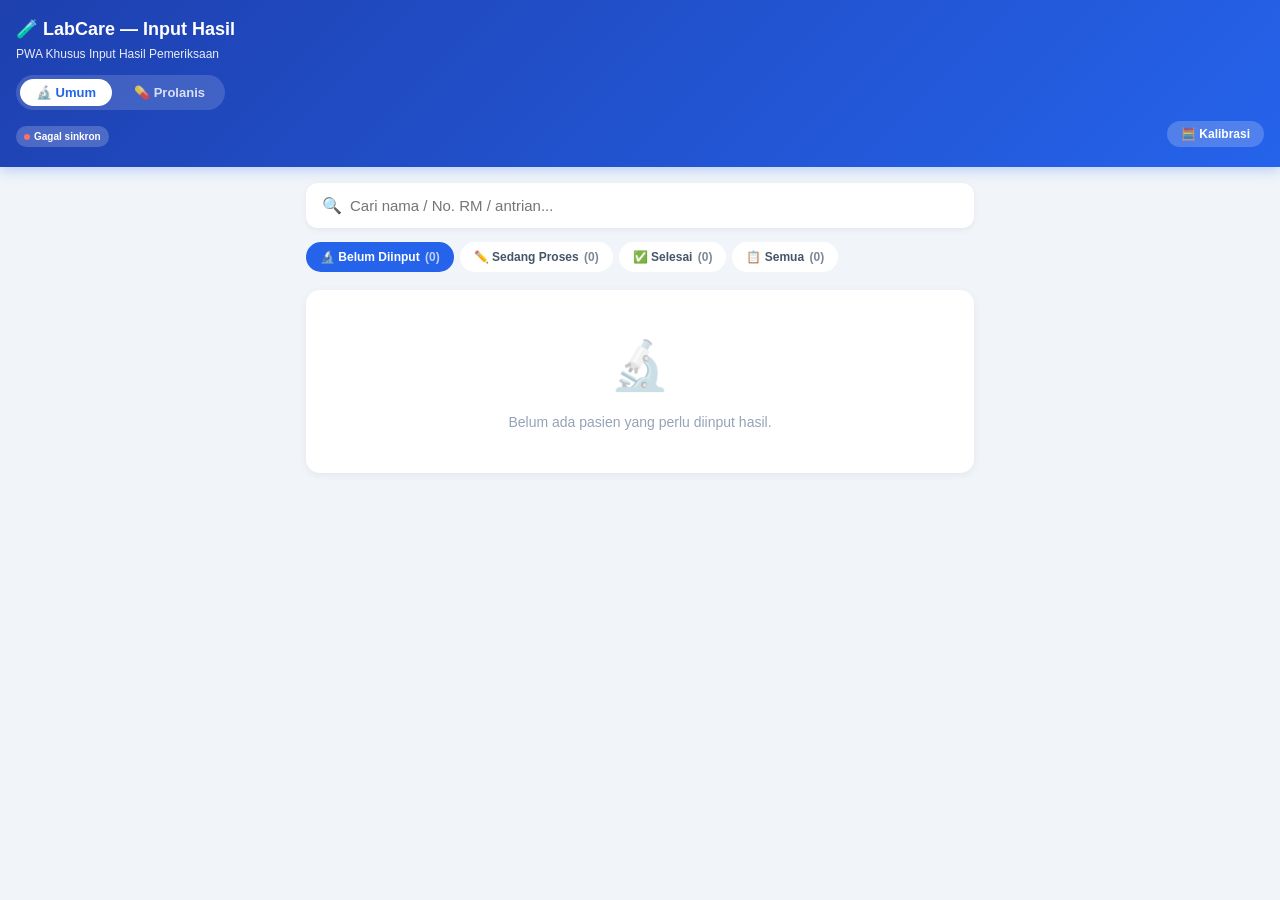
<file: pwa.html>
<!DOCTYPE html>
<html lang="id">
<head>
<meta charset="UTF-8">
<meta name="viewport" content="width=device-width, initial-scale=1.0, maximum-scale=1.0, user-scalable=no">
<meta name="theme-color" content="#2563eb">
<meta name="apple-mobile-web-app-capable" content="yes">
<title>LabCare — Input Hasil</title>
<link rel="icon" type="image/jpeg" href="assets/images/icon.jpg">
<link rel="apple-touch-icon" href="assets/images/icon.jpg">
<link rel="manifest" href="manifest.json">
<style>
* { box-sizing: border-box; margin: 0; padding: 0; -webkit-tap-highlight-color: transparent; }
:root {
  --primary: #2563eb; --primary-dark: #1d4ed8; --primary-light: #eff6ff;
  --success: #16a34a; --success-light: #dcfce7;
  --warning: #f59e0b; --warning-light: #fef3c7;
  --purple: #9333ea; --purple-light: #f3e8ff;
  --danger: #dc2626;
  --slate-50: #f8fafc; --slate-100: #f1f5f9; --slate-200: #e2e8f0;
  --slate-300: #cbd5e1; --slate-400: #94a3b8; --slate-500: #64748b;
  --slate-600: #475569; --slate-700: #334155; --slate-800: #1e293b;
  --slate-900: #0f172a;
  --radius: 14px;
}
html, body { height: 100%; }
body {
  font-family: -apple-system, BlinkMacSystemFont, 'Segoe UI', Roboto, sans-serif;
  background: var(--slate-100); color: var(--slate-800);
  line-height: 1.5; -webkit-font-smoothing: antialiased;
  overflow-x: hidden; padding-bottom: env(safe-area-inset-bottom);
}
.header {
  background: linear-gradient(135deg, #1e40af, #2563eb);
  color: #fff; padding: 16px 16px 20px;
  position: sticky; top: 0; z-index: 30;
  box-shadow: 0 4px 12px rgba(37,99,235,.25);
}
.header h1 { font-size: 18px; font-weight: 800; display: flex; align-items: center; gap: 8px; }
.header p { font-size: 12px; opacity: .9; margin-top: 2px; }
.sync-badge {
  display: inline-flex; align-items: center; gap: 4px;
  font-size: 10px; font-weight: 600;
  padding: 3px 8px; border-radius: 999px;
  background: rgba(255,255,255,.2); margin-top: 6px;
}
.sync-badge .dot { width: 6px; height: 6px; border-radius: 50%; background: #4ade80; }
.sync-badge.syncing .dot { background: #fbbf24; animation: pulse 1s infinite; }
.sync-badge.offline .dot { background: #f87171; }
@keyframes pulse { 0%,100% { opacity: 1; } 50% { opacity: .3; } }

/* Mode switch */
.mode-switch {
  display: flex; gap: 6px; margin-top: 12px;
  background: rgba(255,255,255,.15);
  padding: 4px; border-radius: 999px;
  width: fit-content;
}
.mode-btn {
  padding: 6px 16px; border: none;
  background: transparent; color: rgba(255,255,255,.8);
  font-size: 13px; font-weight: 700; font-family: inherit;
  border-radius: 999px; cursor: pointer; transition: .15s;
}
.mode-btn.active { background: #fff; color: var(--primary); }

.container { padding: 16px; max-width: 700px; margin: 0 auto; }
.search-box { position: relative; margin-bottom: 14px; }
.search-box input {
  width: 100%; padding: 14px 16px 14px 44px;
  border: none; border-radius: 12px; font-size: 15px;
  background: #fff; box-shadow: 0 2px 6px rgba(15,23,42,.06);
  outline: none; font-family: inherit;
}
.search-box::before {
  content: '🔍'; position: absolute; left: 16px; top: 50%;
  transform: translateY(-50%); font-size: 16px;
}
.tab-row { display: flex; gap: 6px; margin-bottom: 14px; overflow-x: auto; padding-bottom: 4px; }
.tab-row::-webkit-scrollbar { display: none; }
.tab {
  padding: 8px 14px; border-radius: 999px; border: none;
  font-size: 12px; font-weight: 600; font-family: inherit;
  background: #fff; color: var(--slate-600); cursor: pointer;
  white-space: nowrap; transition: .15s;
}
.tab.active { background: var(--primary); color: #fff; }
.tab .count { opacity: .7; margin-left: 2px; }

/* Kartu Pasien & Kegiatan & Peserta */
.patient-list { display: flex; flex-direction: column; gap: 10px; }
.patient-card {
  background: #fff; border-radius: var(--radius); padding: 14px 16px;
  box-shadow: 0 2px 8px rgba(15,23,42,.06);
  border-left: 4px solid var(--slate-300);
  cursor: pointer; transition: .12s;
  display: flex; justify-content: space-between; align-items: center; gap: 10px;
}
.patient-card:active { transform: scale(.98); }
.patient-card.menunggu { border-left-color: var(--warning); }
.patient-card.proses { border-left-color: var(--purple); }
.patient-card.selesai { border-left-color: var(--success); }
.patient-card.prolanis { border-left-color: #ea580c; }
.pc-left { flex: 1; min-width: 0; }
.pc-antrian {
  font-size: 20px; font-weight: 800; font-family: ui-monospace, monospace;
  color: var(--slate-800); line-height: 1.1;
}
.pc-name { font-size: 14px; font-weight: 600; margin-top: 2px; }
.pc-meta { font-size: 11px; color: var(--slate-500); margin-top: 2px; }
.pc-progress {
  background: var(--slate-100); height: 6px; border-radius: 999px;
  margin-top: 8px; overflow: hidden;
}
.pc-progress-bar { background: var(--primary); height: 100%; transition: .3s; }
.pc-right { flex-shrink: 0; text-align: right; }
.pc-pct { font-size: 11px; font-weight: 700; color: var(--slate-500); margin-top: 4px; }
.badge {
  display: inline-block; padding: 3px 10px; border-radius: 999px;
  font-size: 10px; font-weight: 700;
}
.badge-menunggu { background: var(--warning-light); color: #b45309; }
.badge-proses { background: var(--purple-light); color: #7e22ce; }
.badge-selesai { background: var(--success-light); color: #15803d; }
.badge-dm { background: #fee2e2; color: #b91c1c; }
.badge-ht { background: #ede9fe; color: #6d28d9; }

/* Kegiatan Card */
.kegiatan-card {
  background: #fff; border-radius: var(--radius); padding: 14px 16px;
  box-shadow: 0 2px 8px rgba(15,23,42,.06);
  border-left: 4px solid #ea580c;
  cursor: pointer; transition: .12s;
}
.kegiatan-card:active { transform: scale(.98); }
.kegiatan-nama { font-size: 15px; font-weight: 700; color: var(--slate-800); }
.kegiatan-meta { font-size: 11px; color: var(--slate-500); margin-top: 4px; display: flex; gap: 8px; flex-wrap: wrap; }
.kegiatan-stat { font-size: 12px; color: var(--slate-600); margin-top: 8px; display: flex; gap: 12px; }
.kegiatan-stat b { color: var(--primary); }

/* Form */
.form-page { display: none; }
.form-page.active { display: block; }
.list-page { display: block; }
.list-page.hidden { display: none; }
.form-header {
  background: linear-gradient(135deg, #1e40af, #2563eb);
  color: #fff; padding: 14px 16px;
  position: sticky; top: 0; z-index: 30;
  display: flex; align-items: center; gap: 12px;
  box-shadow: 0 4px 12px rgba(37,99,235,.25);
}
.btn-back {
  background: rgba(255,255,255,.2); border: none; color: #fff;
  width: 36px; height: 36px; border-radius: 10px;
  font-size: 18px; cursor: pointer; flex-shrink: 0;
  display: flex; align-items: center; justify-content: center;
}
.form-header-info { flex: 1; min-width: 0; }
.form-header-info h2 { font-size: 16px; font-weight: 800; }
.form-header-info p { font-size: 11px; opacity: .9; }
.form-body { padding: 16px; max-width: 700px; margin: 0 auto; }
.kategori-title {
  font-size: 13px; font-weight: 800; color: var(--slate-700);
  text-transform: uppercase; letter-spacing: .5px;
  padding: 10px 0 8px; margin-top: 6px;
  border-bottom: 2px solid var(--slate-200);
}
.test-item {
  background: #fff; border-radius: 12px; padding: 14px;
  margin-top: 8px; box-shadow: 0 1px 4px rgba(15,23,42,.05);
}
.test-item.kalibrasi { background: #f0f7ff; border: 1px solid #bfdbfe; }
.test-head {
  display: flex; justify-content: space-between; align-items: flex-start;
  gap: 10px; margin-bottom: 8px;
}
.test-name { font-size: 14px; font-weight: 600; color: var(--slate-800); }
.test-ref { font-size: 11px; color: var(--slate-400); margin-top: 2px; }
.kal-badge {
  font-size: 10px; font-weight: 700; padding: 3px 8px;
  border-radius: 999px; background: var(--primary-light);
  color: var(--primary); flex-shrink: 0;
}
.test-inputs { display: flex; gap: 10px; align-items: flex-end; }
.test-inputs .field { flex: 1; }
.test-inputs label {
  font-size: 10px; font-weight: 700; color: var(--slate-500);
  display: block; margin-bottom: 4px; text-transform: uppercase;
}
.test-inputs input, .test-inputs select {
  width: 100%; padding: 12px 14px; font-size: 16px;
  border: 2px solid var(--slate-200); border-radius: 10px;
  outline: none; font-family: inherit; background: #fff;
  transition: .15s; font-weight: 600;
}
.test-inputs input:focus, .test-inputs select:focus { border-color: var(--primary); box-shadow: 0 0 0 3px rgba(37,99,235,.15); }
.test-inputs input.hasil { color: var(--primary); }
.kal-hint {
  font-size: 10px; color: var(--slate-400); margin-top: 6px;
  font-style: italic;
}
.form-actions {
  display: flex; gap: 10px; margin-top: 20px; margin-bottom: 20px;
}
.btn {
  padding: 14px 20px; border-radius: 12px; border: none;
  font-size: 15px; font-weight: 700; font-family: inherit;
  cursor: pointer; transition: .15s;
}
.btn-primary { background: var(--primary); color: #fff; box-shadow: 0 4px 12px rgba(37,99,235,.3); flex: 1; }
.btn-primary:active { transform: scale(.98); }
.btn-secondary { background: var(--slate-200); color: var(--slate-700); }
.btn-ghost { background: rgba(255,255,255,.2); color: #fff; padding: 8px 14px; font-size: 13px; }
.btn-back-light {
  display: inline-flex; align-items: center; gap: 6px;
  background: #fff; color: var(--primary); border: none;
  padding: 8px 14px; border-radius: 999px;
  font-size: 13px; font-weight: 700; font-family: inherit;
  cursor: pointer; box-shadow: 0 2px 6px rgba(15,23,42,.06);
  margin-bottom: 12px;
}
.empty-state {
  background: #fff; border-radius: var(--radius); padding: 40px 20px;
  text-align: center; color: var(--slate-400); box-shadow: 0 2px 8px rgba(15,23,42,.06);
}
.empty-state .em { font-size: 48px; display: block; margin-bottom: 10px; opacity: .4; }
.empty-state p { font-size: 14px; }
.toast {
  position: fixed; bottom: 20px; left: 50%; transform: translateX(-50%) translateY(80px);
  background: var(--slate-900); color: #fff; padding: 12px 20px; border-radius: 999px;
  font-size: 13px; font-weight: 600; z-index: 9999; opacity: 0;
  transition: all .3s cubic-bezier(.34,1.56,.64,1);
  box-shadow: 0 10px 25px rgba(0,0,0,.3); max-width: 90vw; text-align: center;
  pointer-events: none;
}
.toast.show { transform: translateX(-50%) translateY(0); opacity: 1; }
.toast.err { background: var(--danger); }
.toast.ok { background: var(--success); }
.loading {
  display: none; position: fixed; inset: 0;
  background: rgba(15,23,42,.5); z-index: 9999;
  align-items: center; justify-content: center;
}
.loading.show { display: flex; }
.loading .spinner {
  width: 40px; height: 40px; border: 4px solid rgba(255,255,255,.3);
  border-top-color: #fff; border-radius: 50%; animation: spin 1s linear infinite;
}
@keyframes spin { to { transform: rotate(360deg); } }
.modal-overlay {
  display: none; position: fixed; inset: 0;
  background: rgba(15,23,42,.6); z-index: 100;
  align-items: flex-end; justify-content: center;
}
.modal-overlay.show { display: flex; }
.modal-box {
  background: #fff; border-radius: 20px 20px 0 0;
  width: 100%; max-width: 700px; max-height: 90vh;
  display: flex; flex-direction: column;
  animation: slideUp .3s cubic-bezier(.34,1.4,.64,1);
}
@keyframes slideUp { from { transform: translateY(100%); } to { transform: translateY(0); } }
.modal-header {
  padding: 16px; border-bottom: 1px solid #e2e8f0;
  display: flex; justify-content: space-between; align-items: flex-start;
}
.modal-header h3 { font-size: 17px; font-weight: 700; }
.modal-header p { font-size: 12px; color: #64748b; margin-top: 2px; }
.kal-item {
  border: 1.5px solid #e2e8f0; border-radius: 10px;
  padding: 10px 12px; margin-bottom: 8px; background: #fff;
  transition: .15s;
}
.kal-item.aktif { background: #eff6ff; border-color: #2563eb; }
.kal-item label { display: flex; align-items: center; gap: 10px; cursor: pointer; }
.kal-item input[type="checkbox"] { width: 20px; height: 20px; accent-color: #2563eb; flex-shrink: 0; }
.kal-item-name { flex: 1; min-width: 0; }
.kal-item-name b { font-size: 14px; font-weight: 600; display: block; }
.kal-item-name small { font-size: 11px; color: #94a3b8; }
.kal-params { display: flex; gap: 8px; margin-top: 10px; }
.kal-params > div { flex: 1; }
.kal-params label { font-size: 10px; font-weight: 700; color: #64748b; text-transform: uppercase; display: block; margin-bottom: 4px; }
.kal-params select, .kal-params input {
  width: 100%; padding: 8px 10px; border: 1px solid #cbd5e1;
  border-radius: 8px; font-size: 13px; font-family: inherit; background: #fff;
}
</style>
</head>
<body>

<div class="loading" id="loading"><div class="spinner"></div></div>

<!-- LIST PAGE -->
<div class="list-page" id="listPage">
  <div class="header">
    <h1>🧪 LabCare — Input Hasil</h1>
    <p>PWA Khusus Input Hasil Pemeriksaan</p>
    <div class="mode-switch">
      <button class="mode-btn active" id="modeBtnUmum" onclick="switchMode('umum')">🔬 Umum</button>
      <button class="mode-btn" id="modeBtnProlanis" onclick="switchMode('prolanis')">💊 Prolanis</button>
    </div>
    <div style="display:flex;justify-content:space-between;align-items:center;margin-top:10px;gap:10px;">
      <span class="sync-badge" id="syncBadge"><span class="dot"></span><span id="syncText">Memuat...</span></span>
      <button onclick="bukaKalibrasi()" style="background:rgba(255,255,255,.2);color:#fff;border:none;padding:6px 14px;border-radius:999px;font-size:12px;font-weight:700;font-family:inherit;cursor:pointer;">🧮 Kalibrasi</button>
    </div>
  </div>

  <!-- MODE UMUM -->
  <div id="modeUmum">
    <div class="container">
      <div class="search-box">
        <input type="text" id="searchInput" placeholder="Cari nama / No. RM / antrian..." oninput="renderList()">
      </div>
      <div class="tab-row" id="tabRow"></div>
      <div class="patient-list" id="patientList"></div>
    </div>
  </div>

  <!-- MODE PROLANIS -->
  <div id="modeProlanis" style="display:none;">
    <!-- View: List Kegiatan -->
    <div class="container" id="kegiatanView">
      <div class="search-box">
        <input type="text" id="searchKegiatan" placeholder="Cari kegiatan..." oninput="renderKegiatanList()">
      </div>
      <div class="patient-list" id="kegiatanList"></div>
    </div>
    <!-- View: List Peserta -->
    <div class="container" id="pesertaView" style="display:none;">
      <button class="btn-back-light" onclick="tutupPeserta()">← Kembali ke Kegiatan</button>
      <div id="kegiatanHeader" style="background:#fff;border-radius:12px;padding:12px 14px;margin-bottom:12px;box-shadow:0 2px 6px rgba(15,23,42,.06);"></div>
      <div class="search-box">
        <input type="text" id="searchPeserta" placeholder="Cari nama peserta..." oninput="renderPesertaList()">
      </div>
      <div class="patient-list" id="pesertaList"></div>
    </div>
  </div>
</div>

<!-- FORM PAGE -->
<div class="form-page" id="formPage">
  <div class="form-header">
    <button class="btn-back" onclick="tutupForm()">←</button>
    <div class="form-header-info">
      <h2 id="formNama">—</h2>
      <p id="formMeta">—</p>
    </div>
    <button class="btn-ghost" onclick="cetakHasilCurrent()">🖨️</button>
  </div>
  <div class="form-body" id="formBody"></div>
</div>

<div class="modal-overlay" id="kalModal">
  <div class="modal-box">
    <div class="modal-header">
      <div>
        <h3>🧮 Atur Kalibrasi</h3>
        <p>Centang tes yang butuh kalibrasi + atur faktornya</p>
      </div>
      <button onclick="tutupKalibrasi()" style="font-size:28px;border:none;background:none;cursor:pointer;color:#94a3b8;line-height:1;">&times;</button>
    </div>
    <div style="padding:12px 16px 0;">
      <input type="text" id="kalSearch" placeholder="🔍 Cari nama / kode tes..." oninput="renderKalibrasiList()" style="width:100%;padding:12px 14px;border:1px solid #cbd5e1;border-radius:10px;font-size:14px;font-family:inherit;outline:none;box-sizing:border-box;">
    </div>
    <div id="kalList" style="padding:12px 16px;max-height:55vh;overflow-y:auto;flex:1;"></div>
    <div style="padding:12px 16px 16px;display:flex;gap:8px;border-top:1px solid #e2e8f0;">
      <button onclick="simpanKalibrasi()" style="flex:1;padding:14px;background:#2563eb;color:#fff;border:none;border-radius:10px;font-size:15px;font-weight:700;font-family:inherit;cursor:pointer;">💾 Simpan</button>
      <button onclick="tutupKalibrasi()" style="padding:14px 20px;background:#e2e8f0;color:#334155;border:none;border-radius:10px;font-size:15px;font-weight:700;font-family:inherit;cursor:pointer;">Batal</button>
    </div>
  </div>
</div>
<div class="toast" id="toast"></div>

<script>
/* ===== KONFIGURASI ===== */
var API_URL = 'https://script.google.com/macros/s/AKfycbzvDFJuyrswvUIsS7Jw-OxfQTjf_8AU4SGj9c5a_9UB8MSrE3dfxRERz7XllhlwIDT_/exec';
var SYNC_ENABLED = /^https?:\/\//.test(API_URL);

var STATUS = {
  menunggu: { label: 'Menunggu', cls: 'badge-menunggu' },
  proses:   { label: 'Diproses', cls: 'badge-proses' },
  selesai:  { label: 'Selesai',  cls: 'badge-selesai' }
};

/* ===== PROLANIS: daftar tes lab ===== */
var PROLANIS_TESTS = [
  { kode: 'chol',    nama: 'Kolesterol Total', satuan: 'mg/dL', rujukan: '< 200' },
  { kode: 'trig',    nama: 'Trigliserida',     satuan: 'mg/dL', rujukan: '< 150' },
  { kode: 'hdl',     nama: 'HDL',              satuan: 'mg/dL', rujukan: '> 40' },
  { kode: 'ldl',     nama: 'LDL',              satuan: 'mg/dL', rujukan: '< 100' },
  { kode: 'creatin', nama: 'Kreatinin',        satuan: 'mg/dL', rujukan: '0.6 - 1.2' },
  { kode: 'ureum',   nama: 'Ureum',            satuan: 'mg/dL', rujukan: '15 - 45' },
  { kode: 'hba1c',   nama: 'HbA1c',            satuan: '%',     rujukan: '< 5.7' },
  { kode: 'mikro',   nama: 'Mikroalbumin',     satuan: 'mg/g',  rujukan: '< 30' }
];

var TESTS = [];
var patients = [];
var prolanisKegiatan = [];
var prolanisPeserta = [];
var currentPatient = null;
var currentPeserta = null;
var currentKegiatan = null;
var currentFilter = 'belum';
var currentMode = 'umum';
var syncState = 'idle';

/* ===== UTILITY ===== */
function esc(s) { if (s == null) return ''; return String(s).replace(/[&<>"']/g, function(c) { return { '&': '&amp;', '<': '&lt;', '>': '&gt;', '"': '&quot;', "'": '&#39;' }[c]; }); }
  function cleanValue(v) {
  if (v === undefined || v === null) return '';
  var s = String(v).trim();
  // Jika diawali format tahun-bulan (contoh: 2026-04-12), maka kosongkan
  if (/^\d{4}-\d{2}-\d{2}/.test(s)) return '';
  return s;
}
function findTest(kode) { return TESTS.find(function(x) { return x.kode === kode; }); }

var _toastTimer;
function toastMsg(msg, type) {
  var t = document.getElementById('toast');
  t.textContent = msg;
  t.className = 'toast show' + (type ? ' ' + type : '');
  clearTimeout(_toastTimer);
  _toastTimer = setTimeout(function() { t.className = 'toast'; }, 2400);
}

function setSync(state, text) {
  syncState = state;
  var badge = document.getElementById('syncBadge');
  var txt = document.getElementById('syncText');
  var labels = { idle: 'Offline (lokal)', syncing: 'Menyinkron...', online: 'Tersinkron', offline: 'Gagal sinkron' };
  badge.className = 'sync-badge ' + state;
  txt.textContent = text || labels[state] || state;
}

function showLoading(show) {
  document.getElementById('loading').className = show ? 'loading show' : 'loading';
}

/* ===== API ===== */
async function apiCall(action, data) {
  if (!SYNC_ENABLED) return null;
  setSync('syncing');
  try {
    var res = await fetch(API_URL, {
      method: 'POST',
      headers: { 'Content-Type': 'text/plain;charset=utf-8' },
      body: JSON.stringify({ action: action, data: data || {} }),
      redirect: 'follow'
    });
    var json = await res.json();
    setSync(json && json.ok ? 'online' : 'offline');
    return json;
  } catch (e) {
    setSync('offline');
    return null;
  }
}

/* ===== LOAD DATA ===== */
async function loadFromServer(silent) {
  if (!SYNC_ENABLED) { setSync('idle'); loadLocal(); return; }
  showLoading(true);
  var r = await apiCall('getAll');
  showLoading(false);
  if (!r || !r.ok) {
    if (!silent) toastMsg('Gagal sinkron', 'err');
    loadLocal();
    return;
  }
  if (Array.isArray(r.pasien)) patients = r.pasien.map(normalizePasien);
  if (Array.isArray(r.pemeriksaan) && r.pemeriksaan.length) TESTS = r.pemeriksaan;
  if (Array.isArray(r.prolanis_kegiatan)) prolanisKegiatan = r.prolanis_kegiatan;
  if (Array.isArray(r.prolanis_peserta))  prolanisPeserta = r.prolanis_peserta;
  saveLocal();
  renderAll();
  if (!silent) toastMsg('✅ Tersinkron', 'ok');
}

function normalizePasien(p) {
  if (!p) return p;
  if (typeof p.tests === 'string') { try { p.tests = JSON.parse(p.tests || '[]'); } catch (e) { p.tests = []; } }
  if (typeof p.hasil === 'string') { try { p.hasil = JSON.parse(p.hasil || '{}'); } catch (e) { p.hasil = {}; } }
  if (!p.tests) p.tests = [];
  if (!p.hasil) p.hasil = {};
  if (!p.status) p.status = 'menunggu';
  return p;
}

function saveLocal() {
  try {
    localStorage.setItem('labcare_pwa_patients', JSON.stringify(patients));
    localStorage.setItem('labcare_pwa_tests', JSON.stringify(TESTS));
    localStorage.setItem('labcare_pwa_kegiatan', JSON.stringify(prolanisKegiatan));
    localStorage.setItem('labcare_pwa_peserta', JSON.stringify(prolanisPeserta));
  } catch (e) {}
}
function loadLocal() {
  try {
    var p = localStorage.getItem('labcare_pwa_patients');
    var t = localStorage.getItem('labcare_pwa_tests');
    var k = localStorage.getItem('labcare_pwa_kegiatan');
    var s = localStorage.getItem('labcare_pwa_peserta');
    if (p) patients = (JSON.parse(p) || []).map(normalizePasien);
    if (t) TESTS = JSON.parse(t) || [];
    if (k) prolanisKegiatan = JSON.parse(k) || [];
    if (s) prolanisPeserta = JSON.parse(s) || [];
  } catch (e) {}
  renderAll();
}

function renderAll() {
  renderTabs();
  renderList();
  renderKegiatanList();
}

/* ===== MODE SWITCH ===== */
function switchMode(mode) {
  currentMode = mode;
  document.getElementById('modeBtnUmum').className = 'mode-btn' + (mode === 'umum' ? ' active' : '');
  document.getElementById('modeBtnProlanis').className = 'mode-btn' + (mode === 'prolanis' ? ' active' : '');
  document.getElementById('modeUmum').style.display = mode === 'umum' ? 'block' : 'none';
  document.getElementById('modeProlanis').style.display = mode === 'prolanis' ? 'block' : 'none';
  if (mode === 'prolanis') { tutupPeserta(); renderKegiatanList(); }
}

/* ===== RENDER LIST UMUM ===== */
function renderTabs() {
  var counts = {
    belum: patients.filter(function(p) { return p.status === 'menunggu'; }).length,
    proses: patients.filter(function(p) { return p.status === 'proses'; }).length,
    selesai: patients.filter(function(p) { return p.status === 'selesai'; }).length,
    semua: patients.length
  };
  var tabs = [
    { id: 'belum', label: '🔬 Belum Diinput', n: counts.belum },
    { id: 'proses', label: '✏️ Sedang Proses', n: counts.proses },
    { id: 'selesai', label: '✅ Selesai', n: counts.selesai },
    { id: 'semua', label: '📋 Semua', n: counts.semua }
  ];
  document.getElementById('tabRow').innerHTML = tabs.map(function(t) {
    return '<button class="tab' + (currentFilter === t.id ? ' active' : '') + '" onclick="setFilter(\'' + t.id + '\')">' +
      t.label + ' <span class="count">(' + t.n + ')</span></button>';
  }).join('');
}

function setFilter(f) { currentFilter = f; renderTabs(); renderList(); }

function renderList() {
  var search = (document.getElementById('searchInput').value || '').toLowerCase();
  var list = patients.slice();
  if (currentFilter === 'belum') list = list.filter(function(p) { return p.status === 'menunggu'; });
  else if (currentFilter === 'proses') list = list.filter(function(p) { return p.status === 'proses'; });
  else if (currentFilter === 'selesai') list = list.filter(function(p) { return p.status === 'selesai'; });
  if (search) {
    list = list.filter(function(p) {
      return (p.nama || '').toLowerCase().indexOf(search) >= 0 ||
             (p.noRM || '').toLowerCase().indexOf(search) >= 0 ||
             (p.noAntrian || '').toLowerCase().indexOf(search) >= 0;
    });
  }
  list.sort(function(a, b) { return (b.tglDaftar || '').localeCompare(a.tglDaftar || ''); });

  var html;
  if (list.length === 0) {
    html = '<div class="empty-state"><span class="em">🔬</span><p>Belum ada pasien yang perlu diinput hasil.</p></div>';
  } else {
    html = list.map(function(p) {
      var tests = p.tests || [];
      var hasil = p.hasil || {};
      var filled = tests.filter(function(k) { return hasil[k]; }).length;
      var pct = tests.length > 0 ? Math.round(filled / tests.length * 100) : 0;
      var cls = p.status === 'selesai' ? 'selesai' : (p.status === 'proses' ? 'proses' : 'menunggu');
      var badgeCls = p.status === 'selesai' ? 'badge-selesai' : (p.status === 'proses' ? 'badge-proses' : 'badge-menunggu');
      return '<div class="patient-card ' + cls + '" onclick="bukaForm(\'' + p.id + '\')">' +
        '<div class="pc-left">' +
        '<div class="pc-antrian">' + esc(p.noAntrian) + '</div>' +
        '<div class="pc-name">' + esc(p.nama) + '</div>' +
        '<div class="pc-meta">' + esc(p.noRM) + ' • ' + tests.length + ' tes • ' + filled + '/' + tests.length + ' terisi</div>' +
        '<div class="pc-progress"><div class="pc-progress-bar" style="width:' + pct + '%;"></div></div>' +
        '</div>' +
        '<div class="pc-right">' +
        '<span class="badge ' + badgeCls + '">' + STATUS[p.status].label + '</span>' +
        '<div class="pc-pct">' + pct + '%</div>' +
        '</div>' +
        '</div>';
    }).join('');
  }
  document.getElementById('patientList').innerHTML = html;
}

/* ===== RENDER PROLANIS: KEGIATAN ===== */
function renderKegiatanList() {
  var search = (document.getElementById('searchKegiatan').value || '').toLowerCase();
  var list = prolanisKegiatan.slice();
  if (search) {
    list = list.filter(function(k) {
      return (k.nama_kegiatan || '').toLowerCase().indexOf(search) >= 0 ||
             (k.id_kegiatan || '').toLowerCase().indexOf(search) >= 0;
    });
  }
  // Sort by tanggal desc
  list.sort(function(a, b) { return String(b.tanggal || '').localeCompare(String(a.tanggal || '')); });

  var html;
  if (list.length === 0) {
    html = '<div class="empty-state"><span class="em">💊</span><p>Belum ada kegiatan Prolanis.</p></div>';
  } else {
    html = list.map(function(k) {
      var id = k.id_kegiatan;
      var pesertaKeg = prolanisPeserta.filter(function(p) { return String(p.id_kegiatan) === String(id); });
      var total = pesertaKeg.length;
      var selesai = pesertaKeg.filter(function(p) {
        return PROLANIS_TESTS.every(function(t) { return p[t.kode] !== '' && p[t.kode] !== null && p[t.kode] !== undefined; });
      }).length;
      var pct = total > 0 ? Math.round(selesai / total * 100) : 0;
      return '<div class="kegiatan-card" onclick="bukaPeserta(\'' + esc(id) + '\')">' +
        '<div class="kegiatan-nama">📅 ' + esc(k.nama_kegiatan || id) + '</div>' +
        '<div class="kegiatan-meta">' +
          '<span>🗓️ ' + esc(formatTanggal(k.tanggal)) + '</span>' +
          (k.pengirim ? '<span>🏥 ' + esc(k.pengirim) + '</span>' : '') +
          (k.petugas ? '<span>👤 ' + esc(k.petugas) + '</span>' : '') +
        '</div>' +
        '<div class="kegiatan-stat">' +
          '<span>👥 <b>' + total + '</b> peserta</span>' +
          '<span>✅ <b>' + selesai + '</b> selesai</span>' +
          '<span>📊 <b>' + pct + '%</b></span>' +
        '</div>' +
        '</div>';
    }).join('');
  }
  document.getElementById('kegiatanList').innerHTML = html;
}

function formatTanggal(t) {
  if (!t) return '-';
  var s = String(t);
  // Bisa "2026-10-20" atau Date object hasil JSON
  if (/^\d{4}-\d{2}-\d{2}/.test(s)) {
    var parts = s.substring(0, 10).split('-');
    var bulan = ['Jan','Feb','Mar','Apr','Mei','Jun','Jul','Agu','Sep','Okt','Nov','Des'];
    return parseInt(parts[2]) + ' ' + bulan[parseInt(parts[1]) - 1] + ' ' + parts[0];
  }
  return s;
}

/* ===== RENDER PROLANIS: PESERTA ===== */
function bukaPeserta(idKegiatan) {
  currentKegiatan = prolanisKegiatan.find(function(k) { return String(k.id_kegiatan) === String(idKegiatan); });
  if (!currentKegiatan) return;
  document.getElementById('kegiatanView').style.display = 'none';
  document.getElementById('pesertaView').style.display = 'block';
  document.getElementById('searchPeserta').value = '';
  var info = '<div style="font-size:14px;font-weight:800;color:#0f172a;">📅 ' + esc(currentKegiatan.nama_kegiatan || idKegiatan) + '</div>' +
    '<div style="font-size:11px;color:#64748b;margin-top:4px;">🗓️ ' + esc(formatTanggal(currentKegiatan.tanggal)) + ' • 🏥 ' + esc(currentKegiatan.pengirim || '-') + '</div>';
  document.getElementById('kegiatanHeader').innerHTML = info;
  renderPesertaList();
  window.scrollTo(0, 0);
}

function tutupPeserta() {
  currentKegiatan = null;
  document.getElementById('kegiatanView').style.display = 'block';
  document.getElementById('pesertaView').style.display = 'none';
}

function renderPesertaList() {
  if (!currentKegiatan) return;
  var idKeg = currentKegiatan.id_kegiatan;
  var search = (document.getElementById('searchPeserta').value || '').toLowerCase();
  var list = prolanisPeserta.filter(function(p) { return String(p.id_kegiatan) === String(idKeg); });
  if (search) {
    list = list.filter(function(p) {
      return (p.nama || '').toLowerCase().indexOf(search) >= 0 ||
             (p.nik || '').toLowerCase().indexOf(search) >= 0 ||
             (p.no || '').toLowerCase().indexOf(search) >= 0;
    });
  }
  // Sort by no
  list.sort(function(a, b) { return String(a.no || '').localeCompare(String(b.no || '')); });

  var html;
  if (list.length === 0) {
    html = '<div class="empty-state"><span class="em">👥</span><p>Belum ada peserta di kegiatan ini.</p></div>';
  } else {
    html = list.map(function(p) {
      var filled = PROLANIS_TESTS.filter(function(t) {
        return p[t.kode] !== '' && p[t.kode] !== null && p[t.kode] !== undefined;
      }).length;
      var total = PROLANIS_TESTS.length;
      var pct = Math.round(filled / total * 100);
      var statusVal = (p.status || (filled === total ? 'selesai' : (filled > 0 ? 'proses' : 'menunggu'))).toLowerCase();
      var cls = statusVal === 'selesai' ? 'selesai' : (statusVal === 'proses' ? 'proses' : 'menunggu');
      var badgeCls = statusVal === 'selesai' ? 'badge-selesai' : (statusVal === 'proses' ? 'badge-proses' : 'badge-menunggu');
      var diag = (p.diagnosa || '').toUpperCase();
      var diagBadge = diag === 'DM' ? '<span class="badge badge-dm" style="margin-left:6px;">DM</span>' : (diag === 'HT' ? '<span class="badge badge-ht" style="margin-left:6px;">HT</span>' : '');
      return '<div class="patient-card ' + cls + '" onclick="bukaFormPeserta(\'' + esc(p.id) + '\')">' +
        '<div class="pc-left">' +
        '<div class="pc-antrian">' + esc(p.no || '-') + '</div>' +
        '<div class="pc-name">' + esc(p.nama || '-') + diagBadge + '</div>' +
        '<div class="pc-meta">NIK: ' + esc(p.nik || '-') + ' • ' + filled + '/' + total + ' tes terisi</div>' +
        '<div class="pc-progress"><div class="pc-progress-bar" style="width:' + pct + '%;"></div></div>' +
        '</div>' +
        '<div class="pc-right">' +
        '<span class="badge ' + badgeCls + '">' + (STATUS[statusVal] ? STATUS[statusVal].label : statusVal) + '</span>' +
        '<div class="pc-pct">' + pct + '%</div>' +
        '</div>' +
        '</div>';
    }).join('');
  }
  document.getElementById('pesertaList').innerHTML = html;
}
/* ===== AUTOSAVE DRAFT ===== */
var _autosaveTimer = null;

function startAutosave() {
  stopAutosave();
  _autosaveTimer = setInterval(saveDraft, 10000);
}

function stopAutosave() {
  if (_autosaveTimer) { clearInterval(_autosaveTimer); _autosaveTimer = null; }
}

function saveDraft() {
  try {
    if (currentPatient) {
      var draft = { values: {}, savedAt: Date.now() };
      (currentPatient.tests || []).forEach(function(kode) {
        var el = document.getElementById('h_' + kode);
        if (el) draft.values[kode] = el.value;
      });
      localStorage.setItem('labcare_draft_' + currentPatient.id, JSON.stringify(draft));
    }
    if (currentPeserta) {
      var draft2 = { values: {}, savedAt: Date.now() };
      PROLANIS_TESTS.forEach(function(t) {
        var el = document.getElementById('pt_' + t.kode);
        if (el) draft2.values[t.kode] = el.value;
      });
      localStorage.setItem('labcare_draft_peserta_' + currentPeserta.id, JSON.stringify(draft2));
    }
  } catch (e) {}
}

function clearDraft() {
  try {
    if (currentPatient) localStorage.removeItem('labcare_draft_' + currentPatient.id);
    if (currentPeserta) localStorage.removeItem('labcare_draft_peserta_' + currentPeserta.id);
  } catch (e) {}
}

function getDraft(id, isPeserta) {
  try {
    var key = isPeserta ? ('labcare_draft_peserta_' + id) : ('labcare_draft_' + id);
    var raw = localStorage.getItem(key);
    if (!raw) return null;
    var d = JSON.parse(raw);
    if (Date.now() - d.savedAt > 24 * 60 * 60 * 1000) {
      localStorage.removeItem(key);
      return null;
    }
    return d;
  } catch (e) { return null; }
}

/* ===== FORM UMUM ===== */
function bukaForm(id) {
  currentPatient = patients.find(function(p) { return p.id === id; });
  if (!currentPatient) return;
  currentPatient._originalHasil = JSON.parse(JSON.stringify(currentPatient.hasil || {}));

var draft = getDraft(currentPatient.id, false);
if (draft) {
  var waktu = new Date(draft.savedAt).toLocaleString('id-ID');
  if (confirm('📝 Ada draft tersimpan pada ' + waktu + '.\n\nMuat draft ini?')) {
    Object.keys(draft.values).forEach(function(kode) {
      currentPatient.hasil[kode] = draft.values[kode];
    });
  } else {
    clearDraft();
  }
}

document.getElementById('listPage').className = 'list-page hidden';
  document.getElementById('formPage').className = 'form-page active';
  document.getElementById('formNama').textContent = currentPatient.nama || '-';
  document.getElementById('formMeta').textContent = (currentPatient.noAntrian || '') + ' • ' + (currentPatient.noRM || '') + ' • ' + (currentPatient.jk === 'L' ? 'Laki-laki' : 'Perempuan');
  renderForm();
  window.scrollTo(0, 0);
  startAutosave();
}

/* ===== FORM PESERTA PROLANIS ===== */
function bukaFormPeserta(id) {
  currentPeserta = prolanisPeserta.find(function(p) { return String(p.id) === String(id); });
  if (!currentPeserta) return;
  currentPeserta._originalData = {};
PROLANIS_TESTS.forEach(function(t) {
  currentPeserta._originalData[t.kode] = currentPeserta[t.kode] || '';
});

var draft2 = getDraft(currentPeserta.id, true);
if (draft2) {
  var waktu2 = new Date(draft2.savedAt).toLocaleString('id-ID');
  if (confirm('📝 Ada draft tersimpan pada ' + waktu2 + '.\n\nMuat draft ini?')) {
    Object.keys(draft2.values).forEach(function(kode) {
      currentPeserta[kode] = draft2.values[kode];
    });
  } else {
    clearDraft();
  }
}

currentPatient = null;
  document.getElementById('listPage').className = 'list-page hidden';
  document.getElementById('formPage').className = 'form-page active';
  document.getElementById('formNama').textContent = currentPeserta.nama || '-';
  document.getElementById('formMeta').textContent = (currentPeserta.no || '') + ' • NIK: ' + (currentPeserta.nik || '-') + ' • ' + (currentKegiatan ? currentKegiatan.nama_kegiatan : '');
  renderFormPeserta();
  window.scrollTo(0, 0);
  startAutosave();
}

function tutupForm(forceClose) {
  if (!forceClose) {
    var hasChanges = false;
    if (currentPatient) {
      var orig = currentPatient._originalHasil || {};
      (currentPatient.tests || []).forEach(function(kode) {
        var el = document.getElementById('h_' + kode);
        var v = el ? el.value.trim() : '';
        if ((orig[kode] || '') !== v) hasChanges = true;
      });
    }
    if (currentPeserta) {
      var orig2 = currentPeserta._originalData || {};
      PROLANIS_TESTS.forEach(function(t) {
        var el = document.getElementById('pt_' + t.kode);
        var v = el ? el.value.trim() : '';
        if ((orig2[t.kode] || '') !== v) hasChanges = true;
      });
    }
    if (hasChanges) {
      if (!confirm('⚠️ Ada isian yang belum disimpan.\n\nYakin keluar? Perubahan akan hilang.')) return;
    } else {
      clearDraft();
    }
  }
  
  stopAutosave();
  currentPatient = null;
  currentPeserta = null;
  document.getElementById('listPage').className = 'list-page';
  document.getElementById('formPage').className = 'form-page';
  renderAll();
}

function renderForm() {
  if (!currentPatient) return;
  var tests = currentPatient.tests || [];
  var hasil = currentPatient.hasil || {};
  var grouped = {};
  tests.forEach(function(kode) {
    var t = findTest(kode) || { nama: kode, kategori: 'Lainnya', rujukan: '-', satuan: '' };
    var kat = t.kategori || 'Lainnya';
    if (!grouped[kat]) grouped[kat] = [];
    grouped[kat].push({ kode: kode, t: t });
  });
  var html = '';
  Object.keys(grouped).sort().forEach(function(kat) {
    html += '<div class="kategori-title">' + esc(kat) + '</div>';
    grouped[kat].forEach(function(item) {
      var kode = item.kode;
      var t = item.t;
      var val = cleanValue(hasil[kode] || '');
      if (t.kal_aktif) {
        html += '<div class="test-item kalibrasi">' +
          '<div class="test-head">' +
          '<div><div class="test-name">' + esc(t.nama) + '</div>' +
          '<div class="test-ref">Rujukan: ' + esc(t.rujukan) + (t.satuan ? ' • ' + esc(t.satuan) : '') + '</div></div>' +
          '<span class="kal-badge">⚡ Kalibrasi</span>' +
          '</div>' +
          '<div class="test-inputs">' +
          '<div class="field"><label>Bacaan</label>' +
          '<input type="number" step="any" id="raw_' + kode + '" placeholder="Input" oninput="hitungKalibrasi(\'' + kode + '\')"></div>' +
          '<div class="field"><label>Hasil</label>' +
          '<input type="number" step="any" id="h_' + kode + '" class="hasil" value="' + esc(val) + '" placeholder="Auto"></div>' +
          '</div>' +
          '<div class="kal-hint">⚡ Auto-hitung: Bacaan ' + (t.kal_operator || '*') + ' ' + (t.kal_faktor || 1) + '</div>' +
          '</div>';
      } else {
        html += '<div class="test-item">' +
          '<div class="test-head">' +
          '<div><div class="test-name">' + esc(t.nama) + '</div>' +
          '<div class="test-ref">Rujukan: ' + esc(t.rujukan) + (t.satuan ? ' • ' + esc(t.satuan) : '') + '</div></div>' +
          '</div>' +
          '<div class="test-inputs">' +
          '<div class="field"><input type="text" id="h_' + kode + '" class="hasil" value="' + esc(val) + '" placeholder="Ketik hasil..."></div>' +
          '</div>' +
          '</div>';
      }
    });
  });
  html += '<div class="form-actions">' +
    '<button class="btn btn-primary" onclick="simpanHasilForm()">💾 Simpan Hasil</button>' +
    '<button class="btn btn-secondary" onclick="tutupForm()">Batal</button>' +
    '</div>';
  document.getElementById('formBody').innerHTML = html;
}

function renderFormPeserta() {
  if (!currentPeserta) return;
  var p = currentPeserta;
  var diag = (p.diagnosa || '').toUpperCase();
var diagBadge = '';
if (diag === 'DM') {
  diagBadge = '<span style="display:inline-block;padding:4px 12px;border-radius:999px;background:#fee2e2;color:#b91c1c;font-size:12px;font-weight:800;">DM</span>';
} else if (diag === 'HT') {
  diagBadge = '<span style="display:inline-block;padding:4px 12px;border-radius:999px;background:#ede9fe;color:#6d28d9;font-size:12px;font-weight:800;">HT</span>';
} else if (diag === 'DM+HT' || diag === 'DMHT') {
  diagBadge = '<span style="display:inline-block;padding:4px 12px;border-radius:999px;background:#fef3c7;color:#92400e;font-size:12px;font-weight:800;">DM + HT</span>';
} else {
  diagBadge = '<span style="display:inline-block;padding:4px 12px;border-radius:999px;background:#f1f5f9;color:#94a3b8;font-size:12px;font-weight:700;font-style:italic;">Belum ditetapkan dokter</span>';
}

var html = '<div style="background:#fff7ed;border:2px solid #fed7aa;border-radius:12px;padding:12px 14px;margin-bottom:12px;">' +
  '<div style="font-size:12px;font-weight:800;color:#9a3412;margin-bottom:8px;">📋 Data Peserta</div>' +
  '<div style="font-size:12px;color:#475569;line-height:1.6;">' +
  '<b>NIK:</b> ' + esc(p.nik || '-') + '<br>' +
  '<b>Tgl Lahir:</b> ' + esc(p.tgl_lahir || '-') + '<br>' +
  '<b>Alamat:</b> ' + esc(p.alamat || '-') +
  '</div>' +
  '<div style="margin-top:10px;">' +
  '<label style="font-size:10px;font-weight:700;color:#64748b;text-transform:uppercase;display:block;margin-bottom:4px;">Diagnosa (dari dokter)</label>' +
  '<div>' + diagBadge + '</div>' +
  '<div style="font-size:10px;color:#94a3b8;margin-top:6px;font-style:italic;">🔒 Hanya dokter/PPK yang berhak menetapkan diagnosa</div>' +
  '</div>' +
  '</div>';
  // Daftar tes lab Prolanis
  html += '<div class="kategori-title">🧪 Hasil Laboratorium Prolanis</div>';
  PROLANIS_TESTS.forEach(function(t) {
    var val = cleanValue(p[t.kode]);
    if (val === null || val === undefined) val = '';
    html += '<div class="test-item">' +
      '<div class="test-head">' +
      '<div><div class="test-name">' + esc(t.nama) + '</div>' +
      '<div class="test-ref">Rujukan: ' + esc(t.rujukan) + (t.satuan ? ' • ' + esc(t.satuan) : '') + '</div></div>' +
      '</div>' +
      '<div class="test-inputs">' +
      '<div class="field"><input type="text" id="pt_' + t.kode + '" class="hasil" value="' + esc(cleanValue(val)) + '" placeholder="Ketik hasil..."></div>' +
      '</div>' +
      '</div>';
  });

  html += '<div class="form-actions" style="display:flex;flex-wrap:wrap;gap:8px;">' +
  '<button class="btn btn-primary" style="flex:1;min-width:120px;" onclick="simpanPesertaForm(false)">💾 Simpan</button>' +
  '<button class="btn" style="flex:1;min-width:150px;background:#16a34a;color:#fff;" onclick="simpanPesertaForm(true)">⏭️ Simpan & Lanjut</button>' +
  '<button class="btn btn-secondary" onclick="tutupForm()">Batal</button>' +
  '</div>';
  document.getElementById('formBody').innerHTML = html;
}

function hitungKalibrasi(kode) {
  var t = findTest(kode);
  if (!t || !t.kal_aktif) return;
  var rawEl = document.getElementById('raw_' + kode);
  var outEl = document.getElementById('h_' + kode);
  if (!rawEl || !outEl) return;
  var raw = parseFloat(rawEl.value);
  if (isNaN(raw)) { outEl.value = ''; return; }
  var faktor = parseFloat(t.kal_faktor) || 1;
  var result = raw;
  switch (t.kal_operator) {
    case '*': result = raw * faktor; break;
    case '/': result = faktor ? raw / faktor : raw; break;
    case '+': result = raw + faktor; break;
    case '-': result = raw - faktor; break;
  }
  result = Math.round(result * 100) / 100;
  outEl.value = result;
}

async function simpanHasilForm() {
  if (!currentPatient) return;
  var p = currentPatient;
if (!p.hasil) p.hasil = {};
var orig = p._originalHasil || {};
var forceDelete = [];
(p.tests || []).forEach(function(kode) {
  var el = document.getElementById('h_' + kode);
  var v = el ? el.value.trim() : '';
  if (v) {
    p.hasil[kode] = v;
  } else {
    delete p.hasil[kode];
    if (orig[kode]) forceDelete.push(kode);
  }
});
p._forceDelete = forceDelete;  var filled = (p.tests || []).filter(function(k) { return p.hasil[k]; }).length;
  if (filled === (p.tests || []).length && p.tests.length > 0) p.status = 'selesai';
  else if (filled > 0) p.status = 'proses';
  else p.status = 'menunggu';

  var idx = patients.findIndex(function(x) { return x.id === p.id; });
  if (idx >= 0) patients[idx] = p;
  saveLocal();
showLoading(true);
var r = await apiCall('savePasien', p);
showLoading(false);

// Cek konflik
if (r && !r.ok && r.conflict) {
  var msg = '⚠️ Nilai berikut sudah diubah orang lain:\n\n';
  Object.keys(r.conflict).forEach(function(k) {
    var t = findTest(k) || { nama: k };
    msg += '• ' + t.nama + ': server=' + r.conflict[k].server + ', kamu=' + r.conflict[k].client + '\n';
  });
  msg += '\nTetap timpa dengan nilai kamu?';
  if (!confirm(msg)) {
    await loadFromServer(true);
    return;
  }
  p._forceOverwrite = true;
  showLoading(true);
  r = await apiCall('savePasien', p);
  showLoading(false);
}

if (SYNC_ENABLED && (!r || !r.ok)) toastMsg('💾 Tersimpan lokal, sinkron nanti');
else toastMsg('✅ Hasil tersimpan', 'ok');
  clearDraft();
setTimeout(function() { tutupForm(true); }, 600);
}

async function simpanPesertaForm(lanjut) {
  if (!currentPeserta) return;
  var p = currentPeserta;
  var orig = p._originalData || {};
var forceDelete = [];
var filled = 0;
PROLANIS_TESTS.forEach(function(t) {
  var el = document.getElementById('pt_' + t.kode);
  var v = el ? el.value.trim() : '';
  if (v) {
    p[t.kode] = v;
    filled++;
  } else {
    p[t.kode] = '';
    if (orig[t.kode]) forceDelete.push(t.kode);
  }
});
p._forceDelete = forceDelete;
  if (filled === PROLANIS_TESTS.length) p.status = 'selesai';
  else if (filled > 0) p.status = 'proses';
  else p.status = 'menunggu';
  p.tgl_input = new Date().toISOString().slice(0, 19).replace('T', ' ');

  var idx = prolanisPeserta.findIndex(function(x) { return String(x.id) === String(p.id); });
  if (idx >= 0) prolanisPeserta[idx] = p;
  saveLocal();

  showLoading(true);
var r = await apiCall('saveProlanisPeserta', p);
showLoading(false);

// Cek konflik
if (r && !r.ok && r.conflict) {
  var msg = '⚠️ Nilai berikut sudah diubah orang lain:\n\n';
  Object.keys(r.conflict).forEach(function(k) {
    msg += '• ' + k.toUpperCase() + ': server=' + r.conflict[k].server + ', kamu=' + r.conflict[k].client + '\n';
  });
  msg += '\nTetap timpa dengan nilai kamu?';
  if (!confirm(msg)) {
    await loadFromServer(true);
    return;
  }
  p._forceOverwrite = true;
  showLoading(true);
  r = await apiCall('saveProlanisPeserta', p);
  showLoading(false);
}

  if (SYNC_ENABLED && (!r || !r.ok)) {
    toastMsg('💾 Tersimpan lokal, sinkron nanti');
  } else {
    toastMsg(lanjut ? '✅ Lanjut ke peserta berikutnya...' : '✅ Hasil peserta tersimpan', 'ok');
  }
  
  clearDraft();

  if (lanjut) {
    // Cari peserta berikutnya di kegiatan yang sama
    var listKeg = prolanisPeserta.filter(function(x) { return String(x.id_kegiatan) === String(currentKegiatan.id_kegiatan); });
    var idx = listKeg.findIndex(function(x) { return String(x.id) === String(p.id); });
    
    if (idx >= 0 && idx < listKeg.length - 1) {
      var nextId = listKeg[idx + 1].id;
      setTimeout(function() {
        bukaFormPeserta(nextId); // Otomatis buka form peserta selanjutnya
      }, 500);
      return; // Hentikan fungsi di sini agar form tidak tertutup
    } else {
      toastMsg('🎉 Ini peserta terakhir', 'ok');
    }
  }

  setTimeout(function() { tutupForm(true); }, 600);
}

function cetakHasilCurrent() {
  toastMsg('🖨️ Fitur cetak akan datang');
}

/* ===== KALIBRASI ===== */
var _kalTemp = {};

function bukaKalibrasi() {
  _kalTemp = {};
  TESTS.forEach(function(t) {
    _kalTemp[t.kode] = {
      aktif: !!t.kal_aktif,
      operator: t.kal_operator || '*',
      faktor: parseFloat(t.kal_faktor) || 1
    };
  });
  document.getElementById('kalSearch').value = '';
  document.getElementById('kalModal').classList.add('show');
  renderKalibrasiList();
}

function tutupKalibrasi() { document.getElementById('kalModal').classList.remove('show'); }

function renderKalibrasiList() {
  var search = (document.getElementById('kalSearch').value || '').toLowerCase();
  var filtered = TESTS.filter(function(t) {
    if (!search) return true;
    return (t.kode || '').toLowerCase().indexOf(search) >= 0 || (t.nama || '').toLowerCase().indexOf(search) >= 0;
  });
  filtered.sort(function(a, b) {
    var aA = (_kalTemp[a.kode] && _kalTemp[a.kode].aktif) ? 0 : 1;
    var bA = (_kalTemp[b.kode] && _kalTemp[b.kode].aktif) ? 0 : 1;
    if (aA !== bA) return aA - bA;
    return (a.nama || '').localeCompare(b.nama || '');
  });
  var html = filtered.map(function(t) {
    var kal = _kalTemp[t.kode] || { aktif: false, operator: '*', faktor: 1 };
    var cls = kal.aktif ? 'kal-item aktif' : 'kal-item';
    var out = '<div class="' + cls + '">' +
      '<label>' +
      '<input type="checkbox" ' + (kal.aktif ? 'checked' : '') + ' onchange="toggleKal(\'' + t.kode + '\', this.checked)">' +
      '<div class="kal-item-name">' +
      '<b>' + esc(t.nama) + '</b>' +
      '<small>' + esc(t.kode) + ' • ' + esc(t.kategori || '') + '</small>' +
      '</div></label>';
    if (kal.aktif) {
      out += '<div class="kal-params">' +
        '<div><label>Operator</label>' +
        '<select onchange="_kalTemp[\'' + t.kode + '\'].operator=this.value">' +
        '<option value="*"' + (kal.operator === '*' ? ' selected' : '') + '>× Kali</option>' +
        '<option value="/"' + (kal.operator === '/' ? ' selected' : '') + '>÷ Bagi</option>' +
        '<option value="+"' + (kal.operator === '+' ? ' selected' : '') + '>+ Tambah</option>' +
        '<option value="-"' + (kal.operator === '-' ? ' selected' : '') + '>− Kurang</option>' +
        '</select></div>' +
        '<div><label>Faktor</label>' +
        '<input type="number" step="any" value="' + kal.faktor + '" oninput="_kalTemp[\'' + t.kode + '\'].faktor=parseFloat(this.value)||1"></div>' +
        '</div>';
    }
    out += '</div>';
    return out;
  }).join('');
  if (filtered.length === 0) html = '<div style="text-align:center;padding:30px;color:#94a3b8;font-size:13px;">Tidak ada tes yang cocok.</div>';
  document.getElementById('kalList').innerHTML = html;
}

function toggleKal(kode, checked) {
  if (!_kalTemp[kode]) _kalTemp[kode] = { aktif: false, operator: '*', faktor: 1 };
  _kalTemp[kode].aktif = checked;
  renderKalibrasiList();
}

async function simpanKalibrasi() {
  TESTS.forEach(function(t) {
    var kal = _kalTemp[t.kode];
    if (!kal) return;
    t.kal_aktif = kal.aktif;
    t.kal_operator = kal.operator;
    t.kal_faktor = kal.faktor;
  });
  saveLocal();
  showLoading(true);
  await apiCall('saveMaster', { jenis: 'pemeriksaan', list: TESTS });
  showLoading(false);
  tutupKalibrasi();
  toastMsg('✅ Kalibrasi tersimpan', 'ok');
  if (currentPatient) renderForm();
}

/* ===== INIT ===== */
document.addEventListener('DOMContentLoaded', function() {
  loadLocal();
  loadFromServer(true);
});
</script>
</body>
</html>
</file>
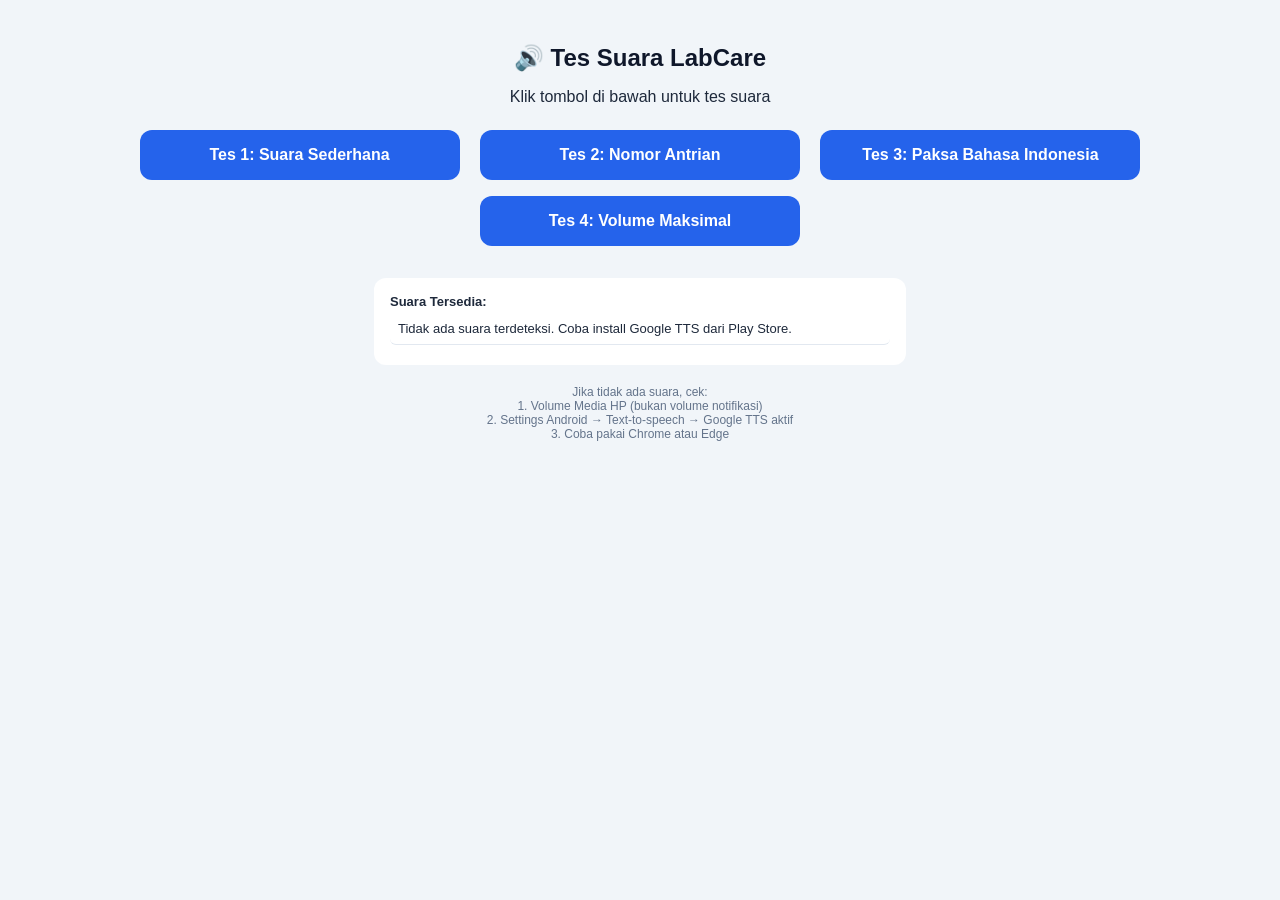
<file: Test Suara.html>
<!DOCTYPE html>
<html lang="id">
<head>
<meta charset="UTF-8">
<meta name="viewport" content="width=device-width, initial-scale=1.0">
<title>Tes Suara LabCare</title>
<style>
body { font-family: -apple-system, BlinkMacSystemFont, 'Segoe UI', sans-serif; padding: 20px; text-align: center; background: #f1f5f9; color: #1e293b; }
h1 { color: #0f172a; font-size: 24px; }
button { padding: 16px 32px; font-size: 16px; border-radius: 12px; border: none; background: #2563eb; color: #fff; font-weight: bold; margin: 8px; cursor: pointer; width: 100%; max-width: 320px; }
button:hover { background: #1d4ed8; }
.voice-list { background: #fff; padding: 16px; border-radius: 12px; margin-top: 24px; text-align: left; font-size: 13px; max-width: 500px; margin-left: auto; margin-right: auto; }
.voice-list p { margin: 4px 0; padding: 8px; border-bottom: 1px solid #e2e8f0; border-radius: 6px; }
.info { font-size: 12px; color: #64748b; margin-top: 20px; }
</style>
</head>
<body>
<h1>🔊 Tes Suara LabCare</h1>
<p>Klik tombol di bawah untuk tes suara</p>

<button onclick="tes1()">Tes 1: Suara Sederhana</button>
<button onclick="tes2()">Tes 2: Nomor Antrian</button>
<button onclick="tes3()">Tes 3: Paksa Bahasa Indonesia</button>
<button onclick="tes4()">Tes 4: Volume Maksimal</button>

<div class="voice-list" id="voiceList">
  <b>Memuat daftar suara...</b>
</div>

<div class="info">
  Jika tidak ada suara, cek:<br>
  1. Volume Media HP (bukan volume notifikasi)<br>
  2. Settings Android → Text-to-speech → Google TTS aktif<br>
  3. Coba pakai Chrome atau Edge
</div>

<script>
function tes1() {
  speechSynthesis.cancel();
  speechSynthesis.speak(new SpeechSynthesisUtterance('Halo, ini tes suara satu'));
}

function tes2() {
  speechSynthesis.cancel();
  var u = new SpeechSynthesisUtterance('Nomor antrian A satu, silakan menuju ruang sampling');
  u.lang = 'id-ID';
  u.rate = 0.9;
  speechSynthesis.speak(u);
}

function tes3() {
  speechSynthesis.cancel();
  var voices = speechSynthesis.getVoices();
  var vID = voices.find(function(v) { return v.lang === 'id-ID' || v.lang.indexOf('id') === 0; });
  var u = new SpeechSynthesisUtterance('Nomor antrian A satu, silakan menuju ruang sampling');
  u.lang = 'id-ID';
  u.rate = 0.9;
  u.volume = 1;
  if (vID) {
    u.voice = vID;
    alert('Voice ditemukan:\n' + vID.name + '\nLang: ' + vID.lang);
  } else {
    alert('Tidak ada voice id-ID.\nPakai default browser.\n\nTotal voice: ' + voices.length);
  }
  speechSynthesis.speak(u);
}

function tes4() {
  speechSynthesis.cancel();
  var u = new SpeechSynthesisUtterance('Nomor antrian A satu, silakan menuju ruang sampling. Volume maksimal.');
  u.lang = 'id-ID';
  u.rate = 0.85;
  u.pitch = 1;
  u.volume = 1;
  speechSynthesis.speak(u);
}

function loadVoices() {
  var voices = speechSynthesis.getVoices();
  var div = document.getElementById('voiceList');
  if (voices.length === 0) {
    div.innerHTML = '<b>Suara Tersedia:</b><p>Tidak ada suara terdeteksi. Coba install Google TTS dari Play Store.</p>';
    return;
  }
  var html = '<b>Suara Tersedia (' + voices.length + '):</b>';
  var adaID = false;
  voices.forEach(function(v) {
    var isID = v.lang === 'id-ID' || v.lang.indexOf('id') === 0;
    if (isID) adaID = true;
    html += '<p style="' + (isID ? 'background:#dcfce7;font-weight:bold;' : '') + '">' + 
      (isID ? '🇮🇩 ' : '') + v.name + '<br><i style="font-size:11px;color:#64748b;">' + v.lang + '</i></p>';
  });
  if (!adaID) {
    html += '<p style="background:#fef3c7;color:#78350f;">⚠️ Tidak ada voice Bahasa Indonesia. Install Google TTS + Bahasa Indonesia di Settings Android.</p>';
  }
  div.innerHTML = html;
}

speechSynthesis.onvoiceschanged = loadVoices;
setTimeout(loadVoices, 500);
setTimeout(loadVoices, 2000);
</script>
</body>
</html>
</file>
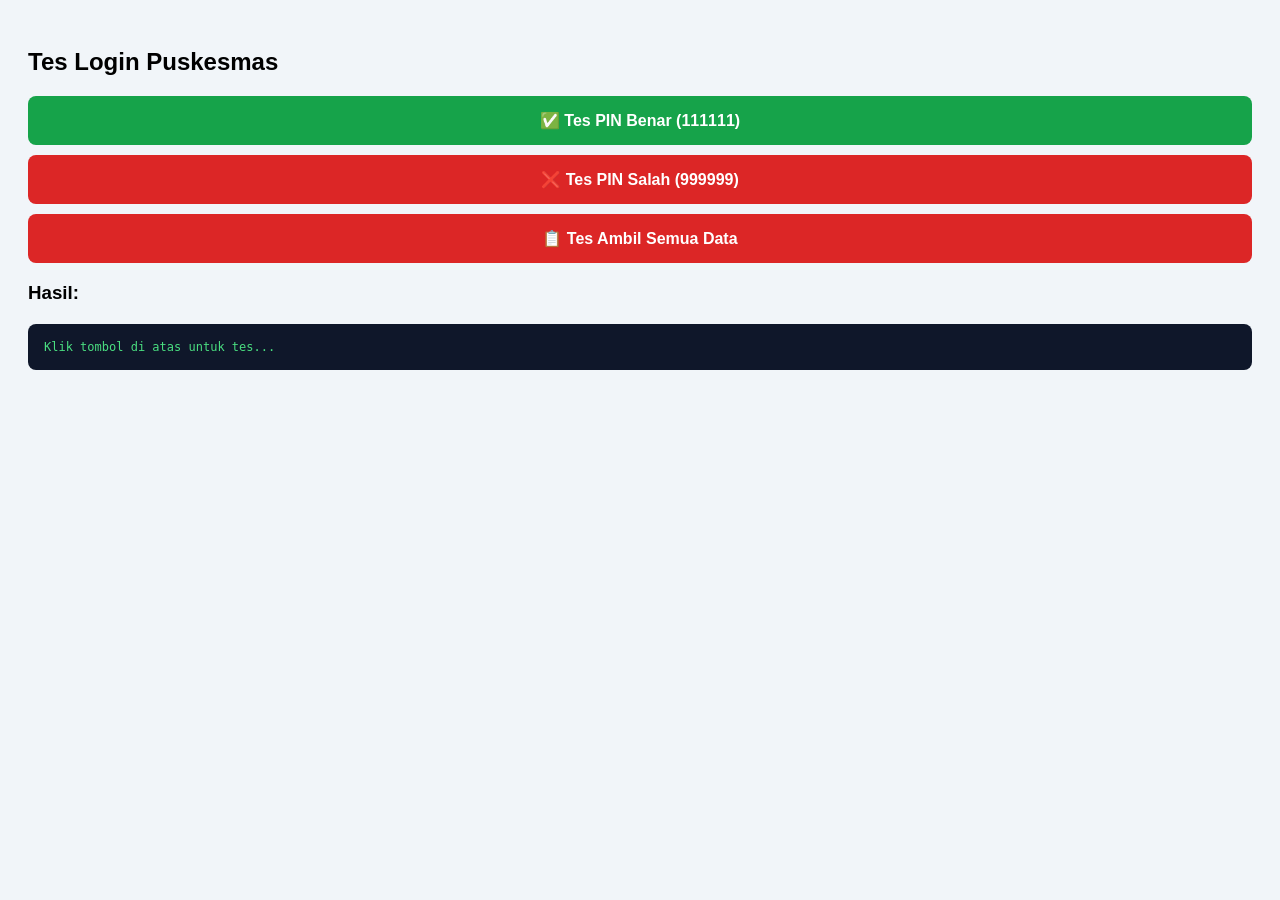
<file: test-login.html>
<!DOCTYPE html>
<html>
<head>
  <meta charset="UTF-8">
  <meta name="viewport" content="width=device-width, initial-scale=1.0">
  <title>Tes Login Puskesmas</title>
  <style>
    body { font-family: sans-serif; padding: 20px; background: #f1f5f9; }
    button { display: block; width: 100%; padding: 15px; margin-bottom: 10px; border: none; border-radius: 8px; font-size: 16px; font-weight: bold; color: white; cursor: pointer; }
    .btn-benar { background: #16a34a; }
    .btn-salah { background: #dc2626; }
    pre { background: #0f172a; color: #4ade80; padding: 16px; border-radius: 8px; font-size: 12px; white-space: pre-wrap; margin-top: 20px; }
  </style>
</head>
<body>
  <h2>Tes Login Puskesmas</h2>
  
  <button class="btn-benar" onclick="tes('Puskesmas Curahdami', '111111')">✅ Tes PIN Benar (111111)</button>
  <button class="btn-salah" onclick="tes('Puskesmas Curahdami', '999999')">❌ Tes PIN Salah (999999)</button>
  <button class="btn-salah" onclick="tesGetAll()">📋 Tes Ambil Semua Data</button>

  <h3>Hasil:</h3>
  <pre id="hasil">Klik tombol di atas untuk tes...</pre>

  <script>
    var API_URL = 'https://script.google.com/macros/s/AKfycbzvDFJuyrswvUIsS7Jw-OxfQTjf_8AU4SGj9c5a_9UB8MSrE3dfxRERz7XllhlwIDT_/exec';

    async function tes(nama, pin) {
      var el = document.getElementById('hasil');
      el.textContent = 'Menghubungi server...';
      
      try {
        var res = await fetch(API_URL, {
          method: 'POST',
          headers: {'Content-Type': 'text/plain;charset=utf-8'},
          body: JSON.stringify({ 
            action: 'loginPuskesmas', 
            data: { nama_pusk: nama, pin: pin } 
          })
        });
        var json = await res.json();
        el.textContent = JSON.stringify(json, null, 2);
      } catch (e) {
        el.textContent = '❌ ERROR KONEKSI:\n' + e.toString();
      }
    }

    async function tesGetAll() {
      var el = document.getElementById('hasil');
      el.textContent = 'Mengambil data...';
      
      try {
        var res = await fetch(API_URL, {
          method: 'POST',
          headers: {'Content-Type': 'text/plain;charset=utf-8'},
          body: JSON.stringify({ action: 'getAll', data: {} })
        });
        var json = await res.json();
        el.textContent = JSON.stringify(json, null, 2);
      } catch (e) {
        el.textContent = '❌ ERROR KONEKSI:\n' + e.toString();
      }
    }
  </script>
</body>
</html>
</file>
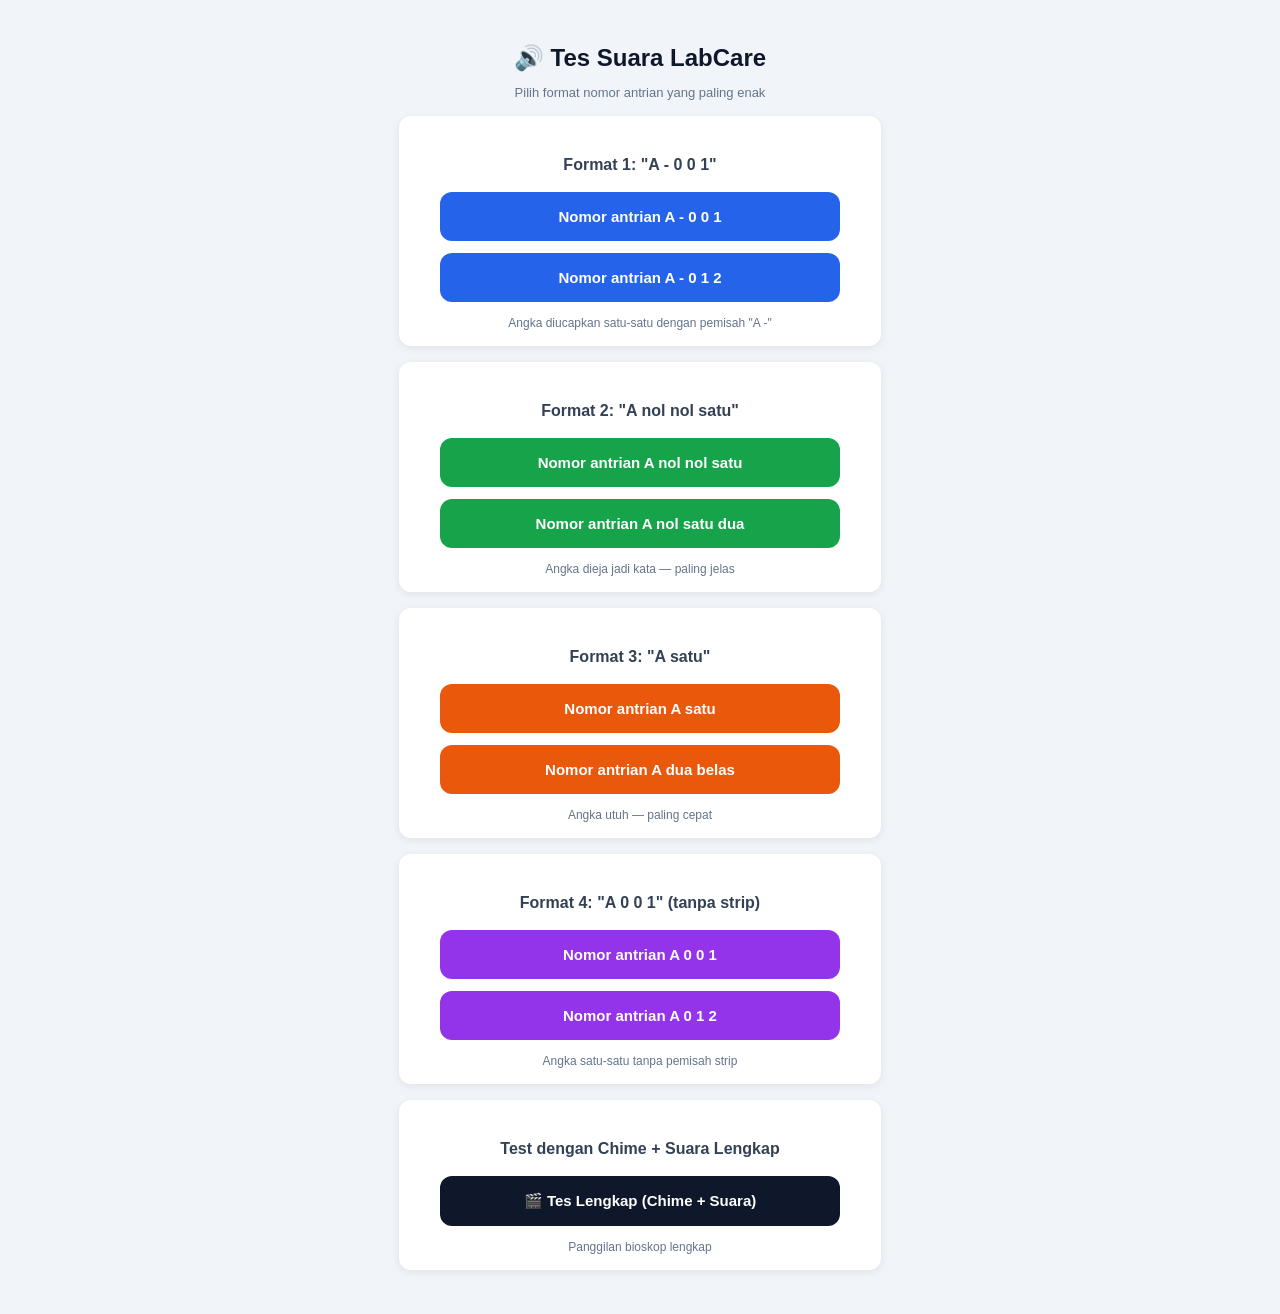
<file: Test-Suara.html>
<!DOCTYPE html>
<html lang="id">
<head>
<meta charset="UTF-8">
<meta name="viewport" content="width=device-width, initial-scale=1.0">
<title>Tes Suara LabCare</title>
<style>
body { font-family: -apple-system, BlinkMacSystemFont, 'Segoe UI', sans-serif; padding: 20px; text-align: center; background: #f1f5f9; color: #1e293b; }
h1 { color: #0f172a; font-size: 24px; margin-bottom: 8px; }
h2 { color: #334155; font-size: 16px; margin: 24px 0 12px; }
button { padding: 16px 24px; font-size: 15px; border-radius: 12px; border: none; background: #2563eb; color: #fff; font-weight: bold; margin: 6px; cursor: pointer; width: 100%; max-width: 400px; }
button:hover { background: #1d4ed8; }
button.green { background: #16a34a; }
button.green:hover { background: #15803d; }
button.orange { background: #ea580c; }
button.orange:hover { background: #c2410c; }
button.purple { background: #9333ea; }
button.purple:hover { background: #7e22ce; }
.section { background: #fff; padding: 16px; border-radius: 12px; margin: 16px auto; max-width: 450px; box-shadow: 0 2px 8px rgba(0,0,0,.08); }
.info { font-size: 12px; color: #64748b; margin-top: 8px; }
</style>
</head>
<body>

<h1>🔊 Tes Suara LabCare</h1>
<p style="font-size:13px;color:#64748b;">Pilih format nomor antrian yang paling enak</p>

<div class="section">
<h2>Format 1: "A - 0 0 1"</h2>
<button onclick="tes1()">Nomor antrian A - 0 0 1</button>
<button onclick="tes1b()">Nomor antrian A - 0 1 2</button>
<div class="info">Angka diucapkan satu-satu dengan pemisah "A -"</div>
</div>

<div class="section">
<h2>Format 2: "A nol nol satu"</h2>
<button class="green" onclick="tes2()">Nomor antrian A nol nol satu</button>
<button class="green" onclick="tes2b()">Nomor antrian A nol satu dua</button>
<div class="info">Angka dieja jadi kata — paling jelas</div>
</div>

<div class="section">
<h2>Format 3: "A satu"</h2>
<button class="orange" onclick="tes3()">Nomor antrian A satu</button>
<button class="orange" onclick="tes3b()">Nomor antrian A dua belas</button>
<div class="info">Angka utuh — paling cepat</div>
</div>

<div class="section">
<h2>Format 4: "A 0 0 1" (tanpa strip)</h2>
<button class="purple" onclick="tes4()">Nomor antrian A 0 0 1</button>
<button class="purple" onclick="tes4b()">Nomor antrian A 0 1 2</button>
<div class="info">Angka satu-satu tanpa pemisah strip</div>
</div>

<div class="section">
<h2>Test dengan Chime + Suara Lengkap</h2>
<button onclick="tesLengkap()" style="background:#0f172a;">🎬 Tes Lengkap (Chime + Suara)</button>
<div class="info">Panggilan bioskop lengkap</div>
</div>

<script>
function speak(teks) {
  speechSynthesis.cancel();
  var u = new SpeechSynthesisUtterance(teks);
  u.lang = 'id-ID';
  u.pitch = 0.9;
  u.rate = 0.85;
  u.volume = 1;
  var v = speechSynthesis.getVoices().find(x => x.lang === 'id-ID');
  if (v) u.voice = v;
  speechSynthesis.speak(u);
}

function tes1()  { speak('Nomor antrian A - 0 0 1, silakan menuju ruang sampling'); }
function tes1b() { speak('Nomor antrian A - 0 1 2, silakan menuju ruang sampling'); }
function tes2()  { speak('Nomor antrian A nol nol satu, silakan menuju ruang sampling'); }
function tes2b() { speak('Nomor antrian A nol satu dua, silakan menuju ruang sampling'); }
function tes3()  { speak('Nomor antrian A satu, silakan menuju ruang sampling'); }
function tes3b() { speak('Nomor antrian A dua belas, silakan menuju ruang sampling'); }
function tes4()  { speak('Nomor antrian A 0 0 1, silakan menuju ruang sampling'); }
function tes4b() { speak('Nomor antrian A 0 1 2, silakan menuju ruang sampling'); }

function tesLengkap() {
  var audio = new Audio('universfield-attention-chime-123107.mp3');
  audio.volume = 0.7;
  audio.play().then(function() {
    setTimeout(function() {
      speak('Nomor antrian A - 0 0 1, silakan menuju ruang sampling');
    }, 2000);
  }).catch(function(e) {
    speak('Nomor antrian A - 0 0 1, silakan menuju ruang sampling');
  });
}
</script>
</body>
</html>
</file>
